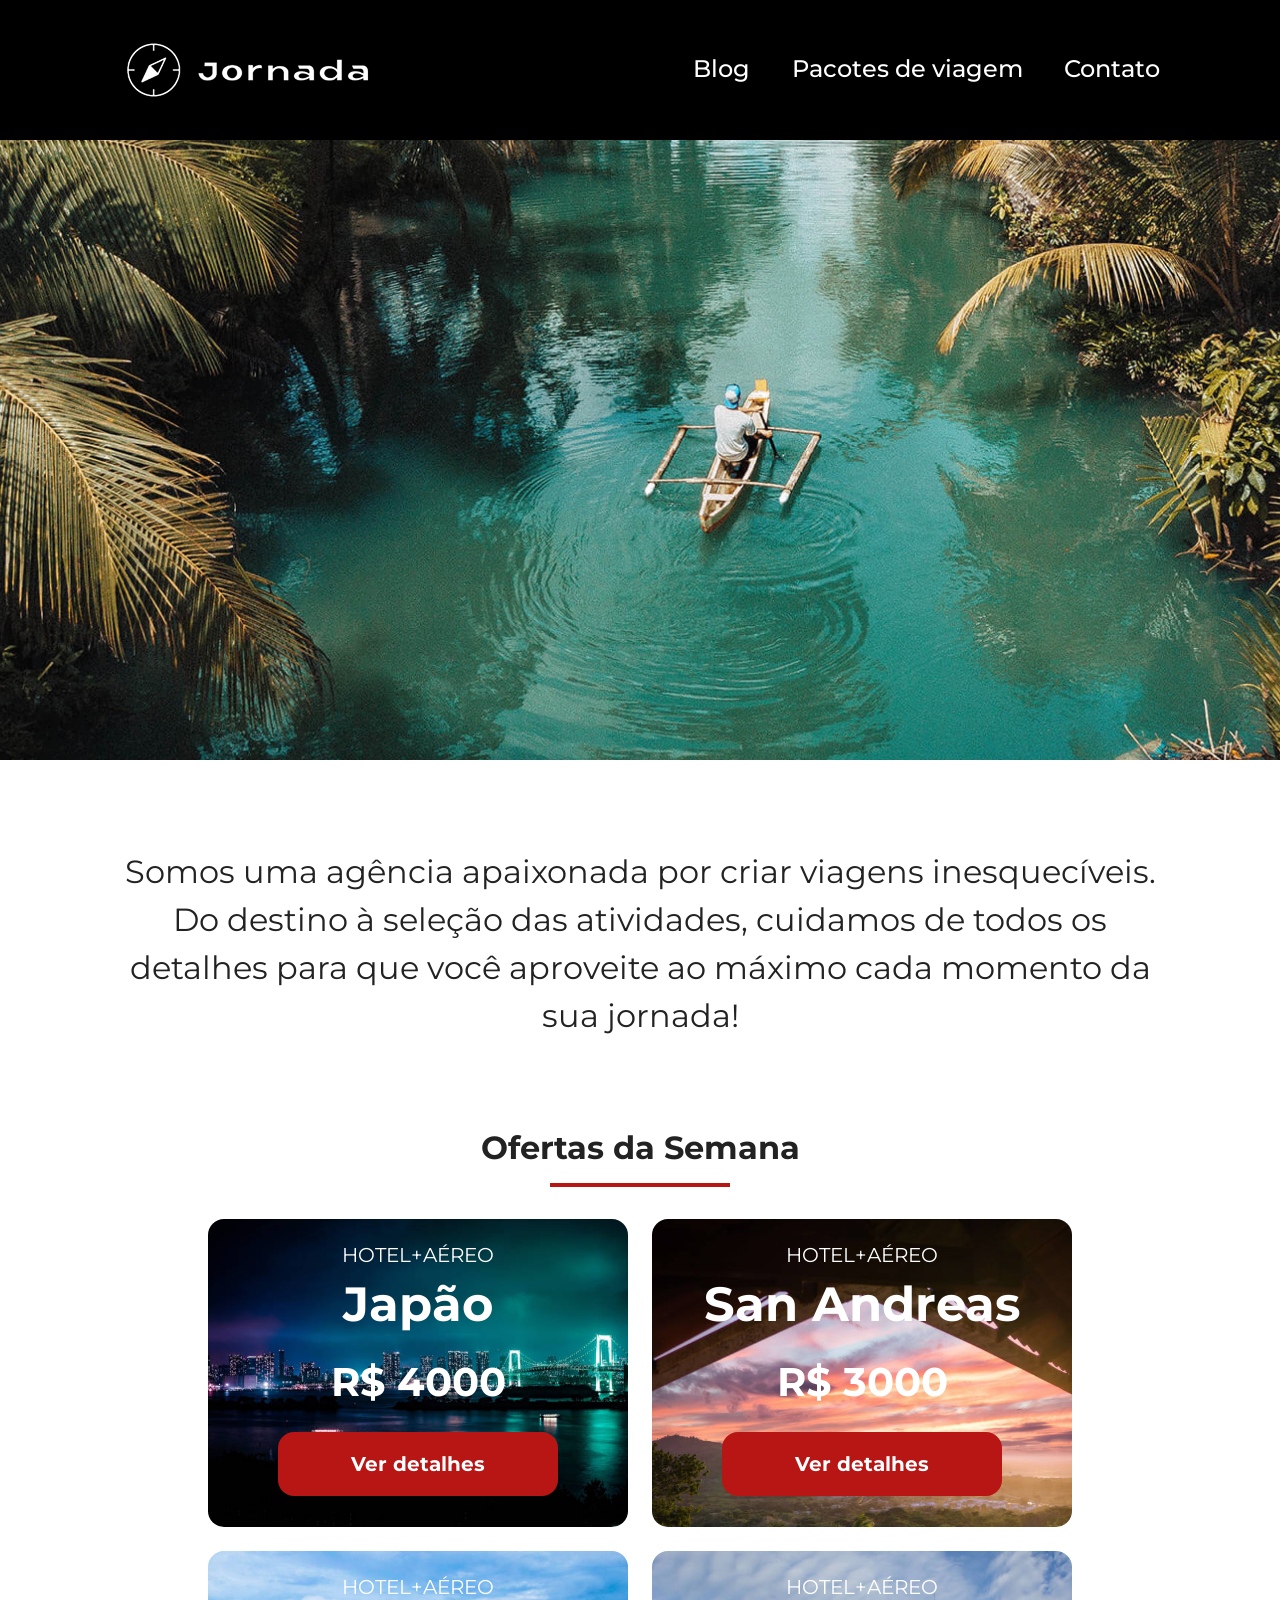
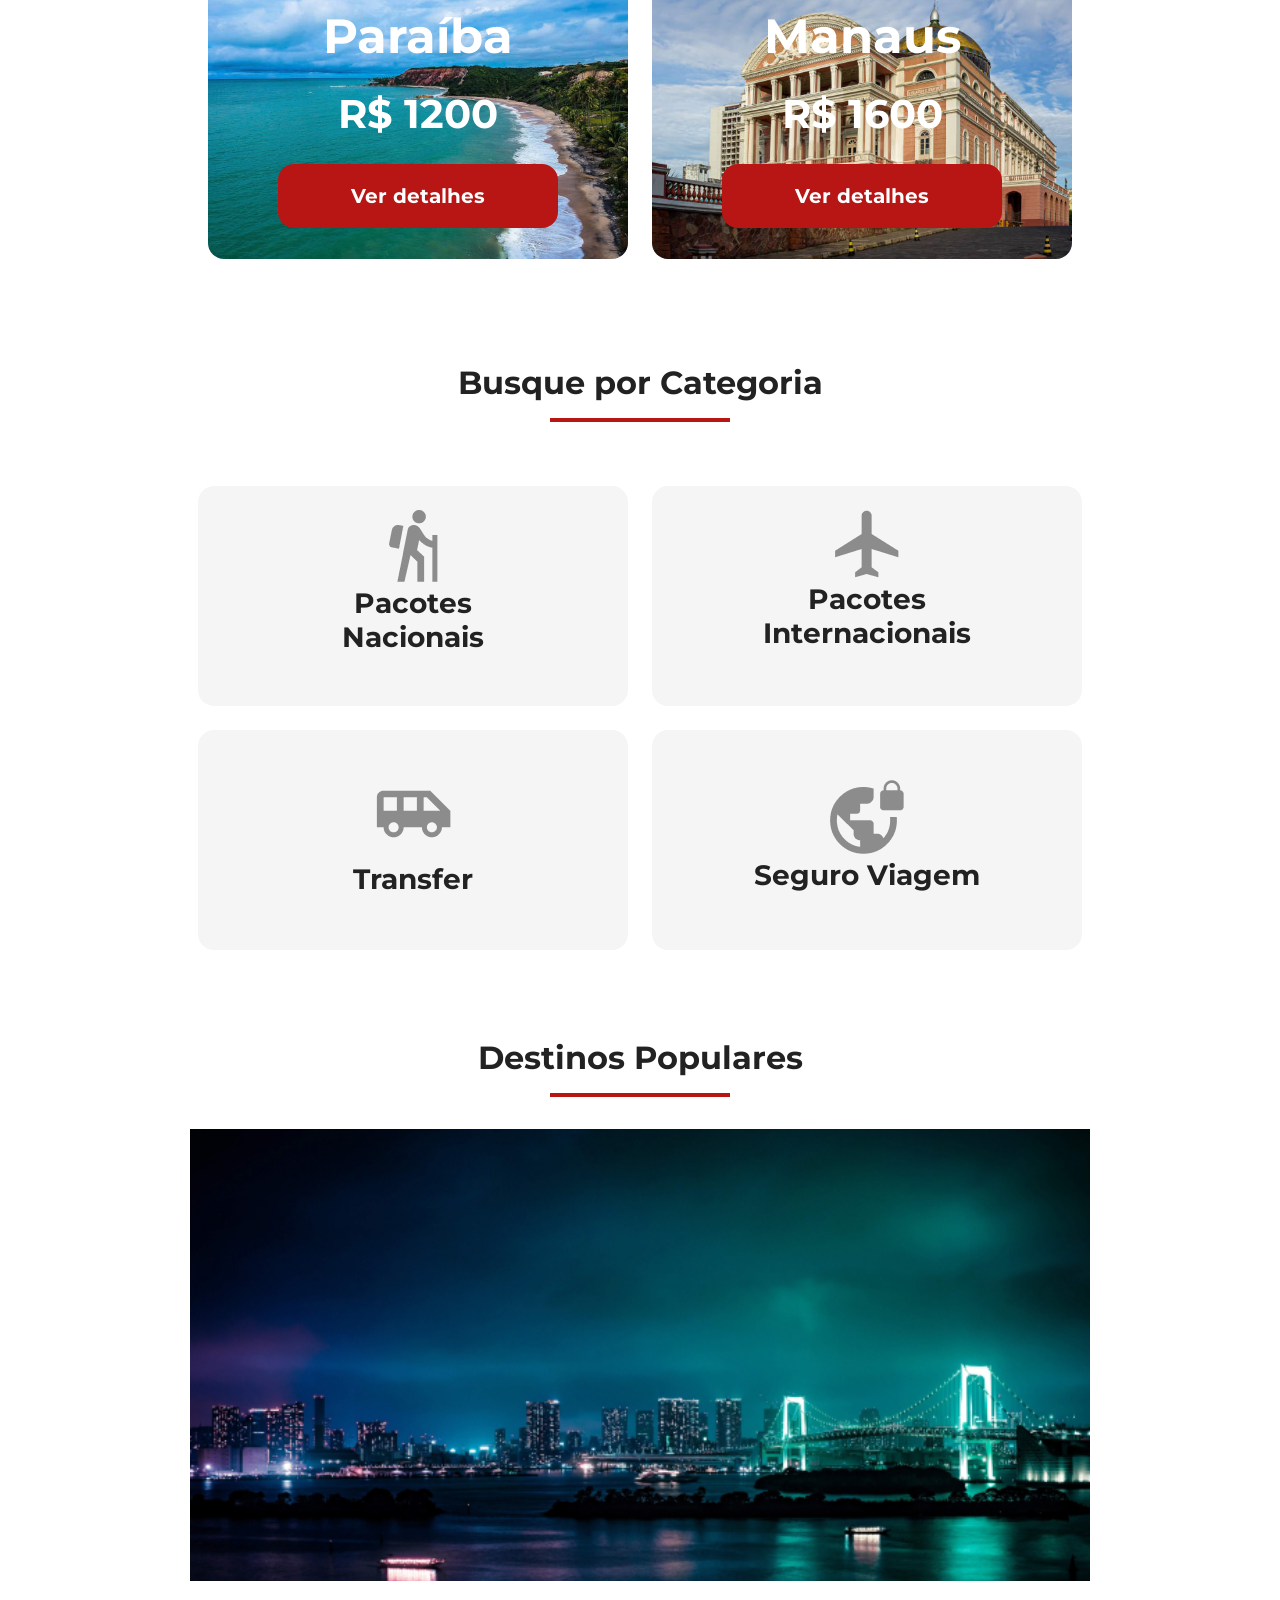
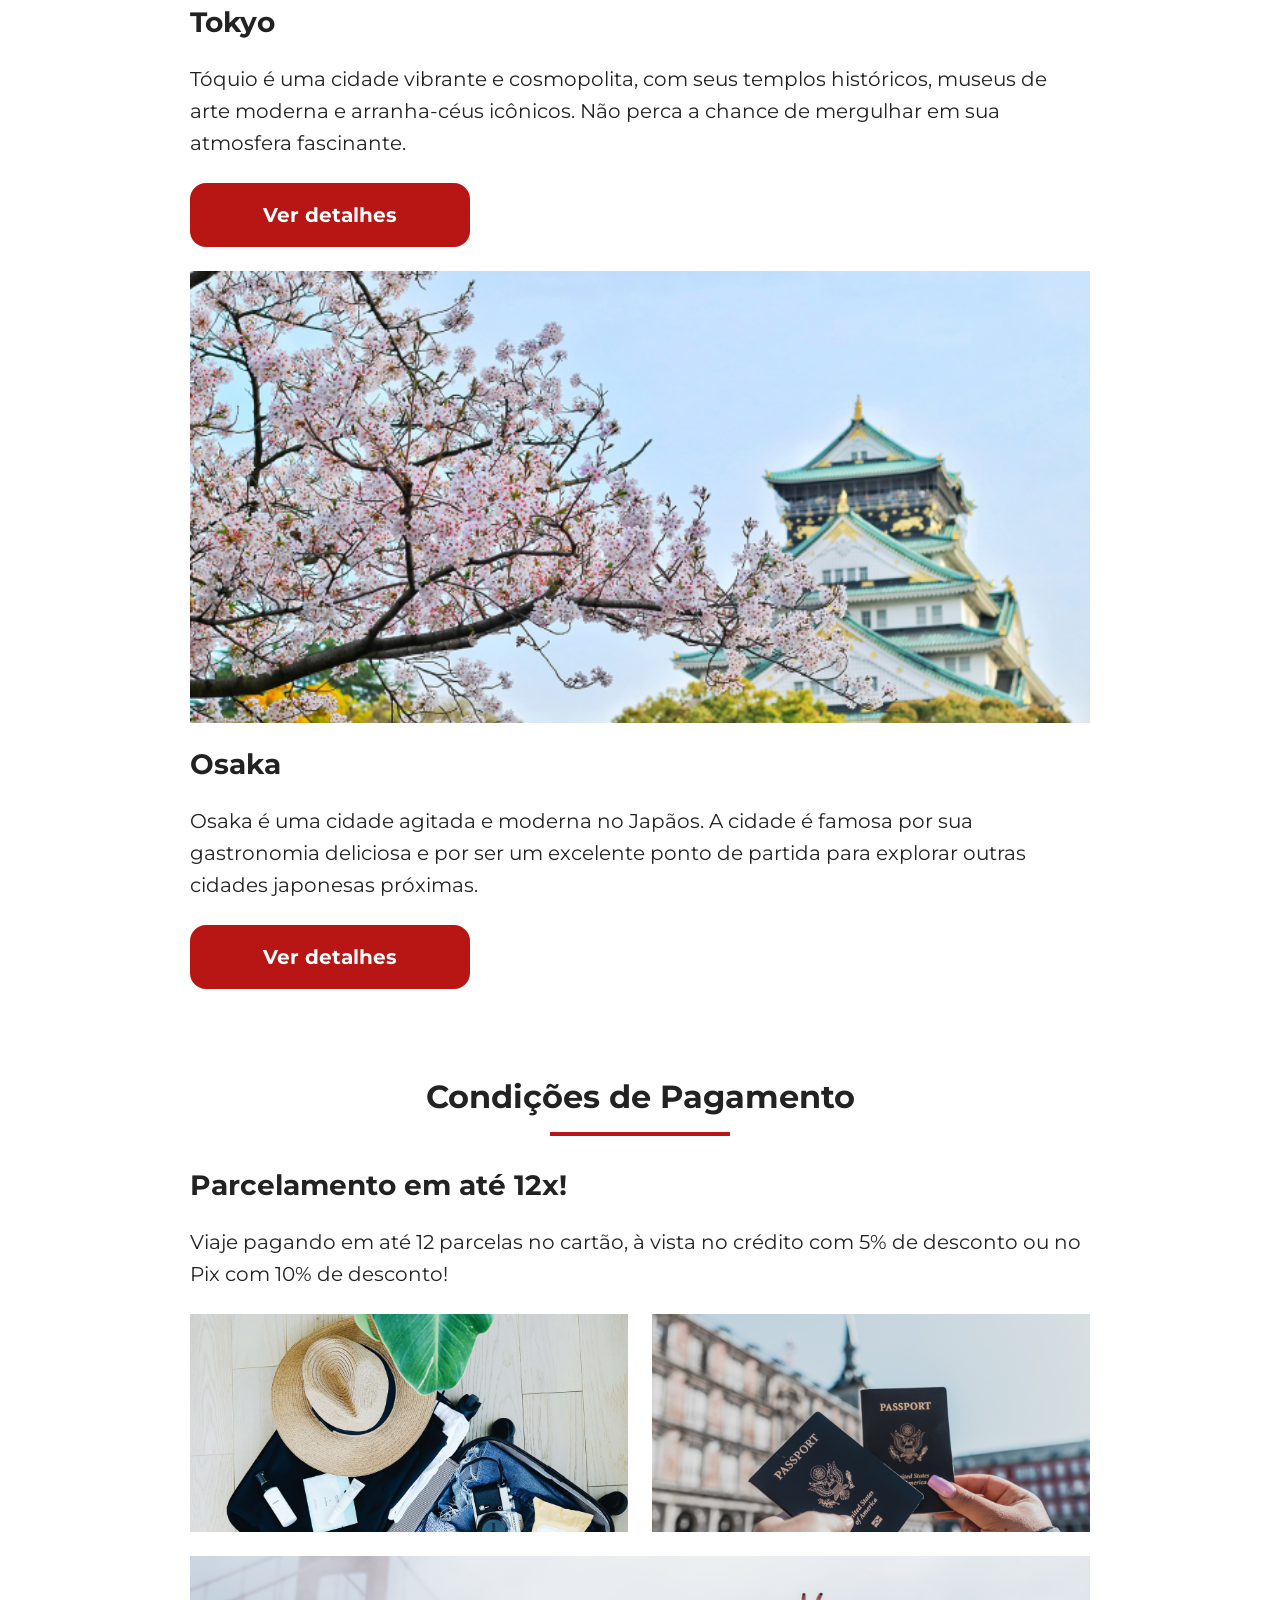
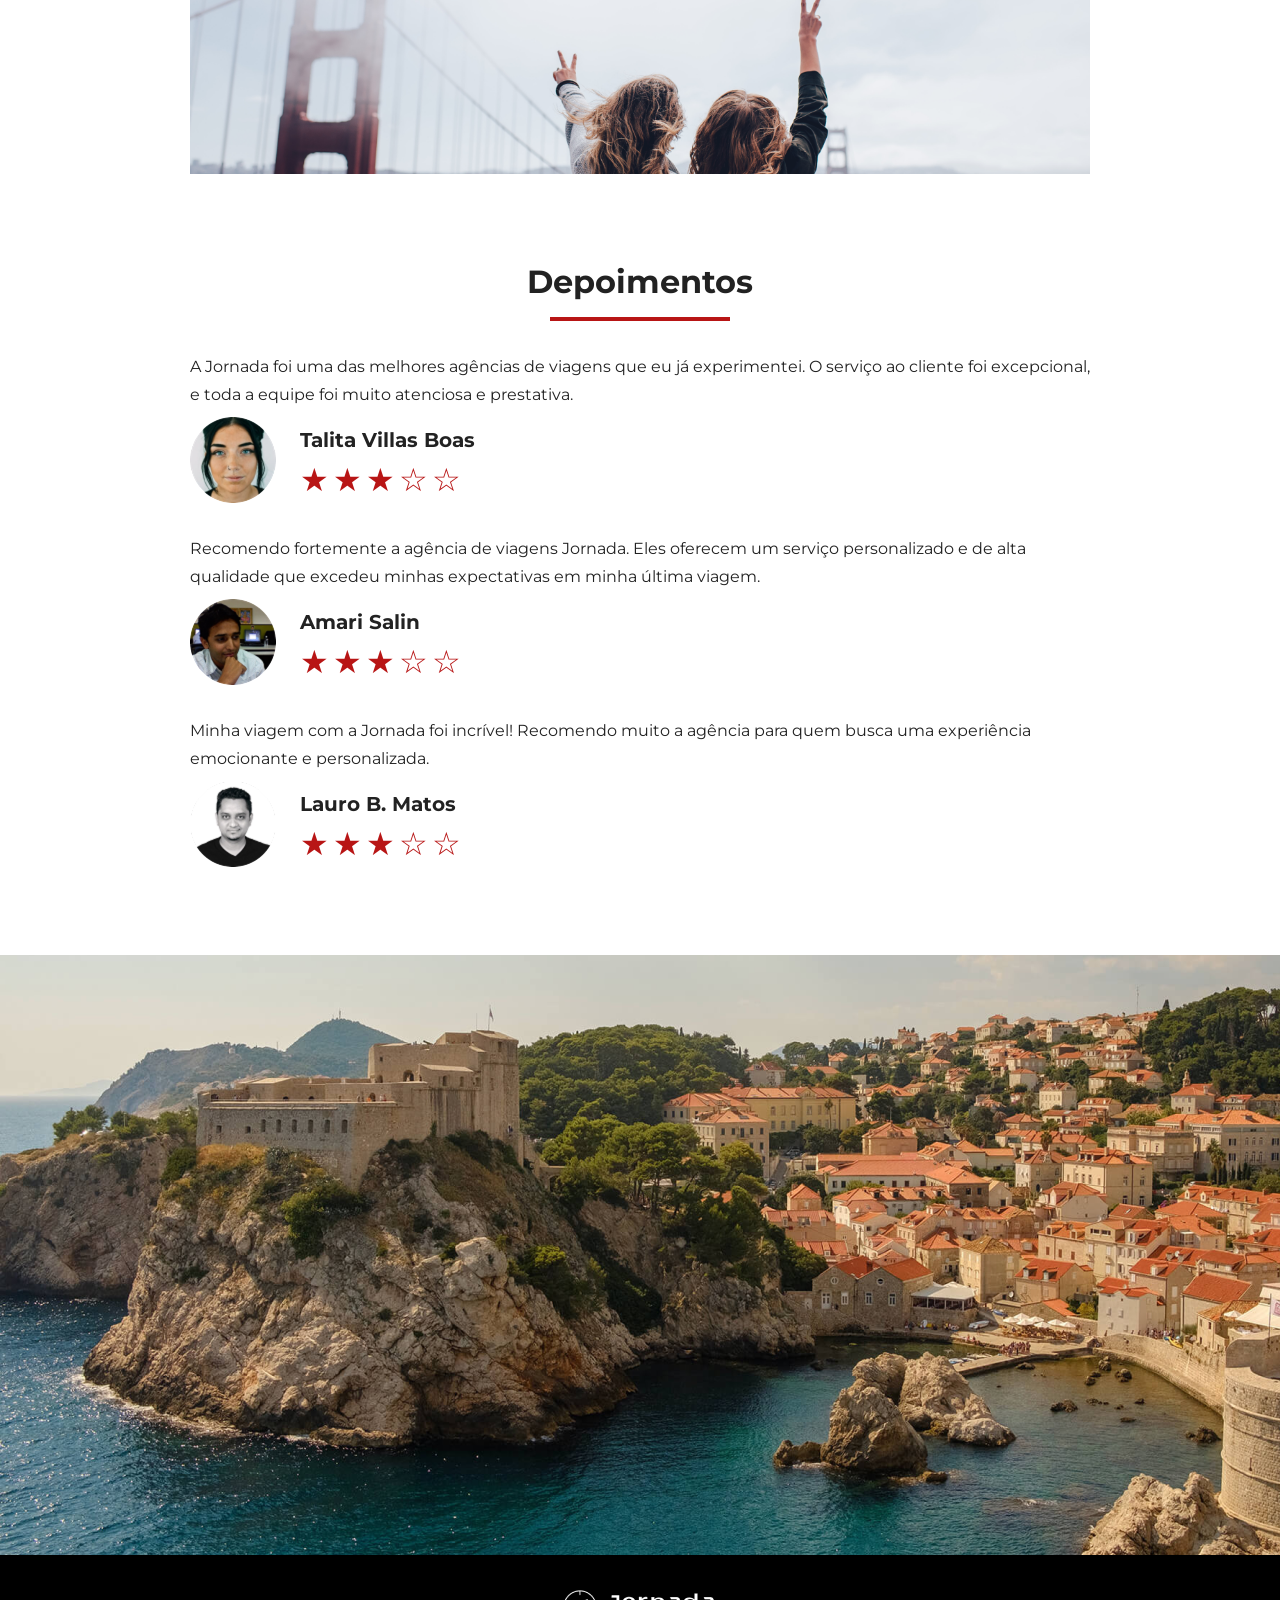
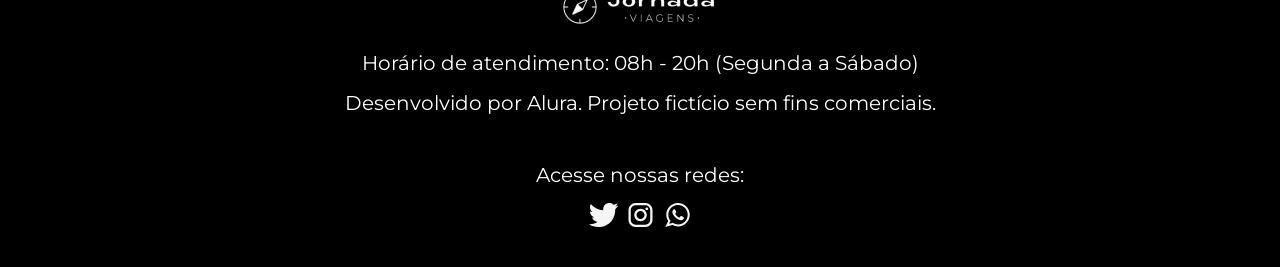
<file: index.html>
<!doctype html>
<html lang="pt-BR">
  <head>
    <meta charset="UTF-8" />
    <meta name="viewport" content="width=device-width, initial-scale=1.0" />
    <meta
      name="description"
      content="Jornada Viagens,uma agência apaixonada por criar viagens inesquecíveis"
    />

    <meta name="og:title" content="Jornada Viagens" />
    <meta
      name="og:description"
      content="Jornada Viagens,uma agência apaixonada por criar viagens inesquecíveis"
    />
    <meta
      name="og:image"
      content="https://isabellarufii.github.io/jornada-viagens/img/logo-footer.png"
    />
    <meta name="og:type" content="website" />
    <meta
      name="og:url"
      content="https://isabellaruffi.github.io/jornada-viagens/"
    />

    <link rel="icon" href="favico.svg" type="xml/svg" />
    <link rel="stylesheet" href="./css/style.css" />

    <title>Jornada Viagens</title>
  </head>
  <body>
    <header class="main-header">
      <a class="logo" href="index.html" title="voltar para a página inicial">
        <img
          class="img-mobile"
          src="img/bussola-jornada-branco.png"
          alt="Bussola do logo Jornada Viagens na cor branca"
        />
        <img
          class="img-desktop"
          src="img/bussola-texto-jornada-branco.png"
          alt="Logo Jornada Viagens na cor branca"
        />
      </a>
      <div class="navigation-menu">
        <label for="menu">
          <img src="img/menu.png" alt="menu" />
        </label>
        <input type="checkbox" id="menu" hidden />
        <nav>
          <ul class="list-links">
            <li>
              <a href="blog.html" target="_blank" title="Acessar Blog">Blog</a>
            </li>
            <li>
              <a
                href="pacotes-de-viagens.html"
                target="_blank"
                title="Acessar Pacotes de viagem"
                >Pacotes de viagem</a
              >
            </li>
            <li>
              <a href="contato.html" target="_blank" title="Acessar Contato"
                >Contato</a
              >
            </li>
          </ul>
        </nav>
      </div>
    </header>
    <section class="hero">
      <div class="hero-img"></div>
      <h2>
        Somos uma agência apaixonada por criar viagens inesquecíveis. Do destino
        à seleção das atividades, cuidamos de todos os detalhes para que você
        aproveite ao máximo cada momento da sua jornada!
      </h2>
    </section>
    <section class="offers">
      <div class="section-title">
        <h2>Ofertas da Semana</h2>
        <hr />
      </div>
      <div class="offers-cards">
        <article class="card japao">
          <header>
            <p>HOTEL+AÉREO</p>
            <h3>
              Japão <br />
              <span>R$ 4000</span>
            </h3>
          </header>
          <footer>
            <a href="#" class="button">Ver detalhes</a>
          </footer>
        </article>
        <article class="card san-andreas">
          <header>
            <p>HOTEL+AÉREO</p>
            <h3>
              San Andreas <br />
              <span>R$ 3000</span>
            </h3>
          </header>
          <footer>
            <a href="#" class="button">Ver detalhes</a>
          </footer>
        </article>
        <article class="card paraiba">
          <header>
            <p>HOTEL+AÉREO</p>
            <h3>
              Paraíba <br />
              <span>R$ 1200</span>
            </h3>
          </header>
          <footer>
            <a href="#" class="button">Ver detalhes</a>
          </footer>
        </article>
        <article class="card manaus">
          <header>
            <p>HOTEL+AÉREO</p>
            <h3>
              Manaus <br />
              <span>R$ 1600</span>
            </h3>
          </header>
          <footer>
            <a href="#" class="button">Ver detalhes</a>
          </footer>
        </article>
      </div>
    </section>
    <section class="categories">
      <div class="section-title">
        <h2>Busque por Categoria</h2>
        <hr />
      </div>
      <div class="categories-cards">
        <a
          class="card"
          href="#"
          target="_blank"
          title="Busque pela categoria Pacotes Nacionais"
        >
          <img
            src="img/icone-caminhada.png"
            alt="ícone cinza representando uma pessoa fazendo tracking"
          />
          <h3 class="content-title">
            Pacotes<br />
            Nacionais
          </h3>
        </a>

        <a
          class="card"
          href="#"
          target="_blank"
          title="Busque pela categoria Pacotes Internacionais"
        >
          <img
            src="img/icone-aviao.png"
            alt="ícone cinza representando um avião"
          />
          <h3 class="content-title">
            Pacotes <br />
            Internacionais
          </h3>
        </a>
        <a
          class="card single-line transfer"
          href="#"
          target="_blank"
          title="Busque pela categoria Transfer"
        >
          <img
            src="img/icone-onibus.png"
            alt="ícone cinza representando um ônibus"
          />
          <h3 class="content-title">Transfer</h3>
        </a>
        <a
          class="card single-line"
          href="#"
          target="_blank"
          title="Busque pela categoria Seguro Viagem"
        >
          <img
            src="img/icone-planeta.png"
            alt="ícone cinza representando o planeta terra com um cadeado"
          />
          <h3 class="content-title">Seguro Viagem</h3>
        </a>
      </div>
    </section>
    <section class="destinations">
      <div class="section-title">
        <h2>Destinos Populares</h2>
        <hr />
      </div>
      <div class="destination-items">
        <article class="item tokyo">
          <header>
            <div class="img-item"></div>
            <h3 class="content-title">Tokyo</h3>
          </header>
          <p class="content-text">
            Tóquio é uma cidade vibrante e cosmopolita, com seus templos
            históricos, museus de arte moderna e arranha-céus icônicos. Não
            perca a chance de mergulhar em sua atmosfera fascinante.
          </p>
          <footer>
            <a
              href="#"
              class="button"
              target="_blank"
              title="Veja mais detalhes do destino Tokyo"
              >Ver detalhes</a
            >
          </footer>
        </article>
        <article class="item osaka">
          <header>
            <div class="img-item"></div>
            <h3 class="content-title">Osaka</h3>
          </header>
          <p class="content-text">
            Osaka é uma cidade agitada e moderna no Japãos. A cidade é famosa
            por sua gastronomia deliciosa e por ser um excelente ponto de
            partida para explorar outras cidades japonesas próximas.
          </p>
          <footer>
            <a
              href="#"
              class="button"
              target="_blank"
              title="Veja mais detalhes do destino Osaka"
              >Ver detalhes</a
            >
          </footer>
        </article>
      </div>
    </section>
    <section class="payments">
      <div class="section-title">
        <h2>Condições de Pagamento</h2>
        <hr />
      </div>
      <div class="content-container">
        <div class="text-content">
          <h3 class="content-title">Parcelamento em até 12x!</h3>
          <p class="content-text">
            Viaje pagando em até 12 parcelas no cartão, à vista no crédito com
            5% de desconto ou no Pix com 10% de desconto!
          </p>
        </div>
        <div class="image-gallery">
          <div class="image first"></div>
          <div class="image second"></div>
          <div class="image thirdy colspan-2"></div>
        </div>
      </div>
    </section>
    <section class="testimonials">
      <div class="section-title">
        <h2>Depoimentos</h2>
        <hr />
      </div>
      <div class="testimonial-container">
        <article>
          <header>
            <p>
              A Jornada foi uma das melhores agências de viagens que eu já
              experimentei. O serviço ao cliente foi excepcional, e toda a
              equipe foi muito atenciosa e prestativa.
            </p>
          </header>
          <footer>
            <img
              src="img/avatar-talita.png"
              alt="imagem de perfil da cliente Talita Villas Boas"
            />
            <div class="profile-content">
              <h3>Talita Villas Boas</h3>
              <div class="rating">
                <span class="star">★</span>
                <span class="star">★</span>
                <span class="star">★</span>
                <span class="star">☆</span>
                <span class="star">☆</span>
              </div>
            </div>
          </footer>
        </article>
        <article>
          <header>
            <p>
              Recomendo fortemente a agência de viagens Jornada. Eles oferecem
              um serviço personalizado e de alta qualidade que excedeu minhas
              expectativas em minha última viagem.
            </p>
          </header>
          <footer>
            <img
              src="img/avatar-amari.png"
              alt="imagem de perfil do cliente Amari Salin"
            />
            <div class="profile-content">
              <h3>Amari Salin</h3>
              <div class="rating">
                <span class="star">★</span>
                <span class="star">★</span>
                <span class="star">★</span>
                <span class="star">☆</span>
                <span class="star">☆</span>
              </div>
            </div>
          </footer>
        </article>
        <article>
          <header>
            <p>
              Minha viagem com a Jornada foi incrível! Recomendo muito a agência
              para quem busca uma experiência emocionante e personalizada.
            </p>
          </header>
          <footer>
            <img
              src="img/avatar-lauro.png"
              alt="imagem de perfil do cliente Lauro B. Matos"
            />
            <div class="profile-content">
              <h3>Lauro B. Matos</h3>
              <div class="rating">
                <span class="star">★</span>
                <span class="star">★</span>
                <span class="star">★</span>
                <span class="star">☆</span>
                <span class="star">☆</span>
              </div>
            </div>
          </footer>
        </article>
      </div>
    </section>
    <section class="bottom-hero">
      <div class="hero-img"></div>
    </section>
    <footer class="main-footer">
      <div class="footer-content">
        <img src="img/logo-footer.png" alt="logo completo Jornada Viagens" />
        <p>Horário de atendimento: 08h - 20h (Segunda a Sábado)</p>
        <p>Desenvolvido por Alura. Projeto fictício sem fins comerciais.</p>
      </div>
      <div class="footer-social">
        <p>Acesse nossas redes:</p>

        <a href="#" target="_blank" title="Acesse o Twitter do Jornada Viagens"
          ><img
            src="img/icone-twitter.svg"
            alt="icone do Twitter na cor branca"
        /></a>

        <a
          href="#"
          target="_blank"
          title="Acesse o Instagram do Jornada Viagens"
          ><img
            src="img/icone-instagram.svg"
            alt="icone do Instagram na cor branca"
        /></a>

        <a href="#" target="_blank" title="Entre em contato através do whatsapp"
          ><img
            src="img/icone-whatsapp.svg"
            alt="icone do whatsapp na cor branca"
        /></a>
      </div>
    </footer>
  </body>
</html>
</file>
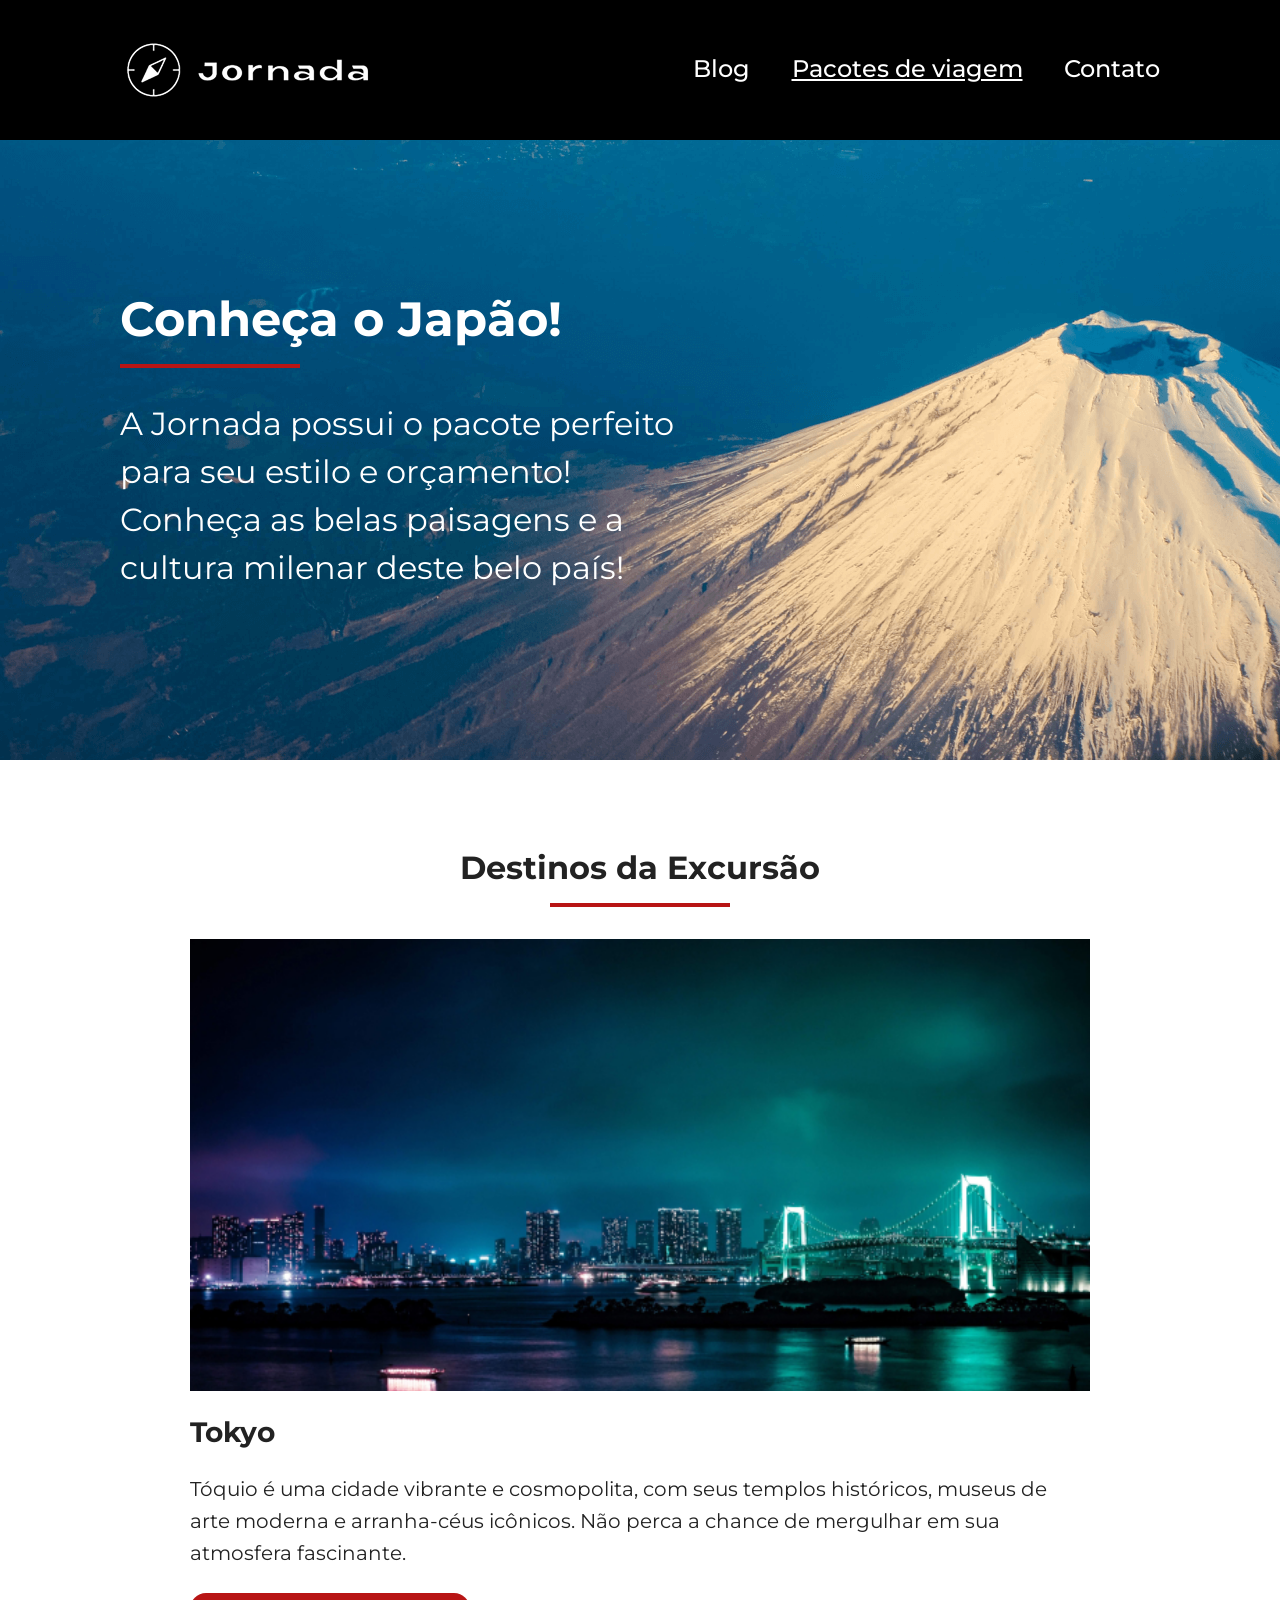
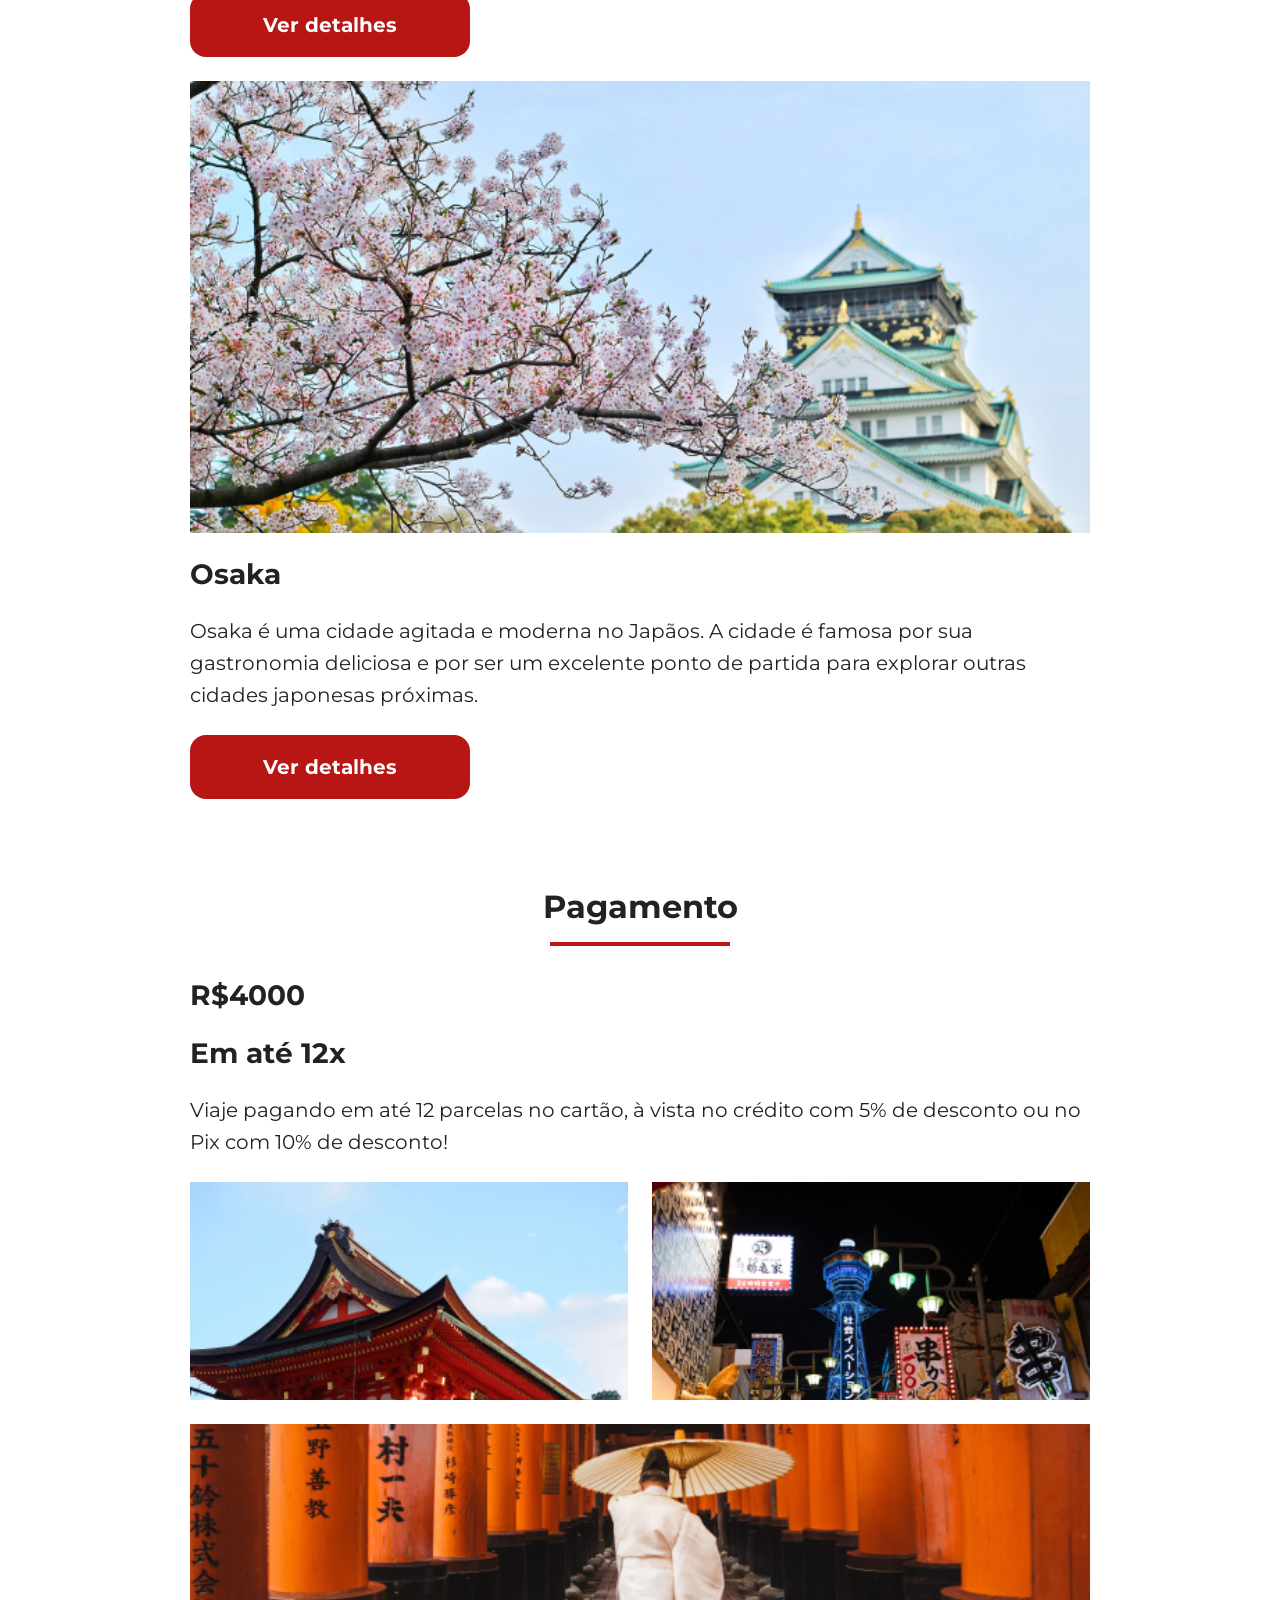
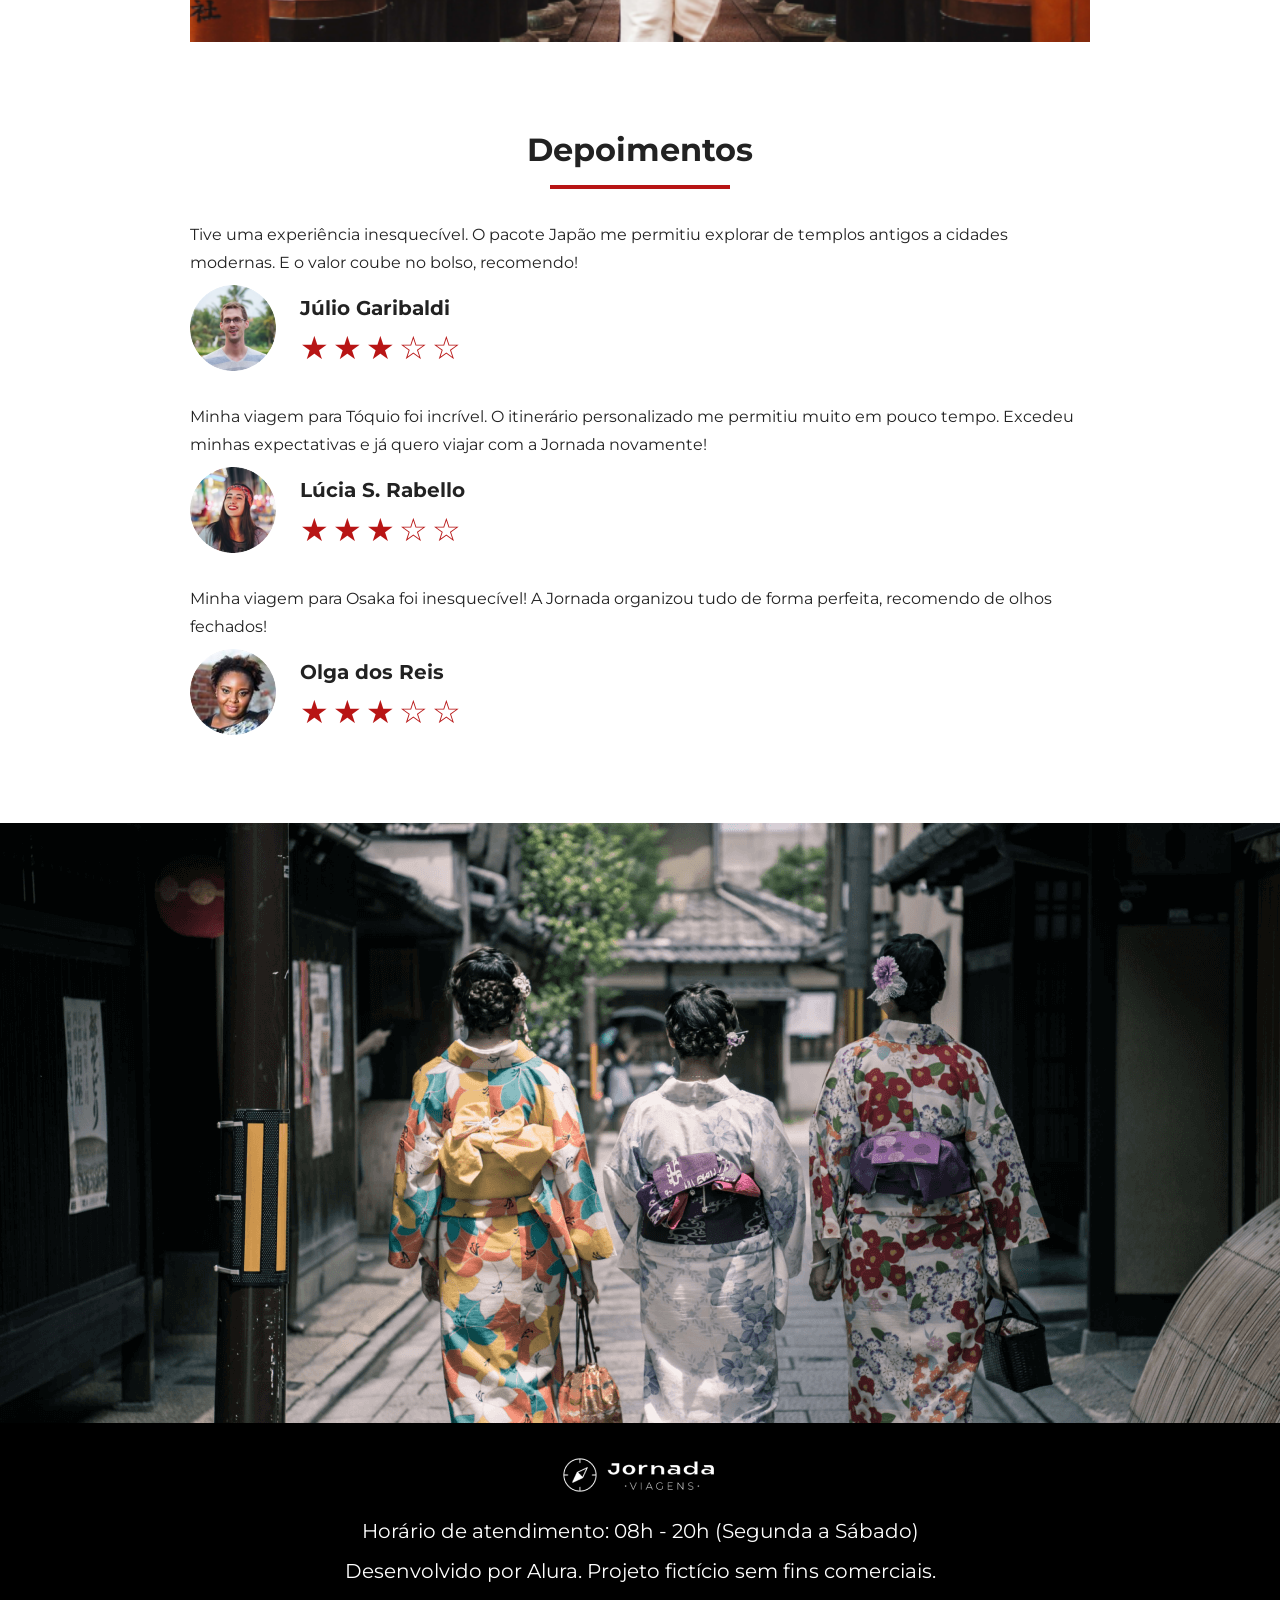
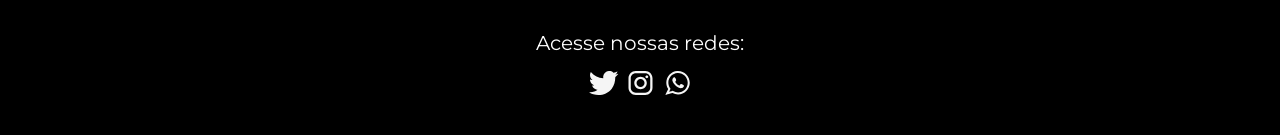
<file: pacotes-de-viagens.html>
<!doctype html>
<html lang="pt-BR">
  <head>
    <meta charset="UTF-8" />
    <meta name="viewport" content="width=device-width, initial-scale=1.0" />
    <meta
      name="description"
      content="Jornada Viagens,uma agência apaixonada por criar viagens inesquecíveis"
    />

    <meta name="og:title" content="Jornada Viagens" />
    <meta
      name="og:description"
      content="Jornada Viagens,uma agência apaixonada por criar viagens inesquecíveis"
    />
    <meta
      name="og:image"
      content="https://isabellarufii.github.io/jornada-viagens/img/logo-footer.png"
    />
    <meta name="og:type" content="website" />
    <meta
      name="og:url"
      content="https://isabellaruffi.github.io/jornada-viagens/"
    />

    <link rel="icon" href="favico.svg" type="xml/svg" />
    <link rel="stylesheet" href="./css/style.css" />

    <title>Jornada Viagens</title>
  </head>
  <body>
    <header class="main-header">
      <a class="logo" href="index.html" title="voltar para a página inicial">
        <img
          class="img-mobile"
          src="img/bussola-jornada-branco.png"
          alt="Bussola do logo Jornada Viagens na cor branca"
        />
        <img
          class="img-desktop"
          src="img/bussola-texto-jornada-branco.png"
          alt="Logo Jornada Viagens na cor branca"
        />
      </a>
      <div class="navigation-menu">
        <label for="menu">
          <img src="img/menu.png" alt="menu" />
        </label>
        <input type="checkbox" id="menu" hidden />
        <nav>
          <ul class="list-links">
            <li>
              <a href="blog.html" target="_blank" title="Acessar Blog">Blog</a>
            </li>
            <li>
              <a
                class="active"
                href="pacotes-de-viagens.html"
                target="_blank"
                title="Acessar Pacotes de viagem"
                >Pacotes de viagem</a
              >
            </li>
            <li>
              <a href="contato.html" target="_blank" title="Acessar Contato"
                >Contato</a
              >
            </li>
          </ul>
        </nav>
      </div>
    </header>
    <section class="travel-packages hero">
      <div class="hero-img">
        <div class="hero-content">
          <h1>Conheça o Japão!</h1>
          <hr />
          <p>
            A Jornada possui o pacote perfeito para seu estilo e orçamento!
            Conheça as belas paisagens e a cultura milenar deste belo país!
          </p>
        </div>
      </div>
    </section>

    <section class="travel-packages destinations">
      <div class="section-title">
        <h2>Destinos da Excursão</h2>
        <hr />
      </div>
      <div class="destination-items">
        <article class="item tokyo">
          <header>
            <div class="img-item"></div>
            <h3 class="content-title">Tokyo</h3>
          </header>
          <p class="content-text">
            Tóquio é uma cidade vibrante e cosmopolita, com seus templos
            históricos, museus de arte moderna e arranha-céus icônicos. Não
            perca a chance de mergulhar em sua atmosfera fascinante.
          </p>
          <footer>
            <a
              href="#"
              class="button"
              target="_blank"
              title="Veja mais detalhes do destino Tokyo"
              >Ver detalhes</a
            >
          </footer>
        </article>
        <article class="item osaka">
          <header>
            <div class="img-item"></div>
            <h3 class="content-title">Osaka</h3>
          </header>
          <p class="content-text">
            Osaka é uma cidade agitada e moderna no Japãos. A cidade é famosa
            por sua gastronomia deliciosa e por ser um excelente ponto de
            partida para explorar outras cidades japonesas próximas.
          </p>
          <footer>
            <a
              href="#"
              class="button"
              target="_blank"
              title="Veja mais detalhes do destino Osaka"
              >Ver detalhes</a
            >
          </footer>
        </article>
      </div>
    </section>
    <section class="travel-packages payments">
      <div class="section-title">
        <h2>Pagamento</h2>
        <hr />
      </div>
      <div class="content-container">
        <div class="text-content">
          <h3 class="content-title">R$4000</h3>
          <h3 class="content-title">Em até 12x</h3>

          <p class="content-text">
            Viaje pagando em até 12 parcelas no cartão, à vista no crédito com
            5% de desconto ou no Pix com 10% de desconto!
          </p>
        </div>
        <div class="image-gallery">
          <div class="image first"></div>
          <div class="image second"></div>
          <div class="image thirdy colspan-2"></div>
        </div>
      </div>
    </section>
    <section class="testimonials">
      <div class="section-title">
        <h2>Depoimentos</h2>
        <hr />
      </div>
      <div class="testimonial-container">
        <article>
          <header>
            <p>
              Tive uma experiência inesquecível. O pacote Japão me permitiu
              explorar de templos antigos a cidades modernas. E o valor coube no
              bolso, recomendo!
            </p>
          </header>
          <footer>
            <img
              src="img/travel-packages/avatar-julio.png"
              alt="imagem de perfil do cliente Júlio Garibaldi"
            />
            <div class="profile-content">
              <h3>Júlio Garibaldi</h3>
              <div class="rating">
                <span class="star">★</span>
                <span class="star">★</span>
                <span class="star">★</span>
                <span class="star">☆</span>
                <span class="star">☆</span>
              </div>
            </div>
          </footer>
        </article>
        <article>
          <header>
            <p>
              Minha viagem para Tóquio foi incrível. O itinerário personalizado
              me permitiu muito em pouco tempo. Excedeu minhas expectativas e já
              quero viajar com a Jornada novamente!
            </p>
          </header>
          <footer>
            <img
              src="img/travel-packages/avatar-lucia.png"
              alt="imagem de perfil da cliente Lúcia S. Rabello"
            />
            <div class="profile-content">
              <h3>Lúcia S. Rabello</h3>
              <div class="rating">
                <span class="star">★</span>
                <span class="star">★</span>
                <span class="star">★</span>
                <span class="star">☆</span>
                <span class="star">☆</span>
              </div>
            </div>
          </footer>
        </article>
        <article>
          <header>
            <p>
              Minha viagem para Osaka foi inesquecível! A Jornada organizou tudo
              de forma perfeita, recomendo de olhos fechados!
            </p>
          </header>
          <footer>
            <img
              src="img/travel-packages/avatar-olga.png"
              alt="imagem de perfil da cliente Olga dos Reis"
            />
            <div class="profile-content">
              <h3>Olga dos Reis</h3>
              <div class="rating">
                <span class="star">★</span>
                <span class="star">★</span>
                <span class="star">★</span>
                <span class="star">☆</span>
                <span class="star">☆</span>
              </div>
            </div>
          </footer>
        </article>
      </div>
    </section>
    <section class="travel-packages bottom-hero">
      <div class="hero-img"></div>
    </section>
    <footer class="main-footer">
      <div class="footer-content">
        <img src="img/logo-footer.png" alt="logo completo Jornada Viagens" />
        <p>Horário de atendimento: 08h - 20h (Segunda a Sábado)</p>
        <p>Desenvolvido por Alura. Projeto fictício sem fins comerciais.</p>
      </div>
      <div class="footer-social">
        <p>Acesse nossas redes:</p>

        <a href="#" target="_blank" title="Acesse o Twitter do Jornada Viagens"
          ><img
            src="img/icone-twitter.svg"
            alt="icone do Twitter na cor branca"
        /></a>

        <a
          href="#"
          target="_blank"
          title="Acesse o Instagram do Jornada Viagens"
          ><img
            src="img/icone-instagram.svg"
            alt="icone do Instagram na cor branca"
        /></a>

        <a href="#" target="_blank" title="Entre em contato através do whatsapp"
          ><img
            src="img/icone-whatsapp.svg"
            alt="icone do whatsapp na cor branca"
        /></a>
      </div>
    </footer>
  </body>
</html>
</file>
<file: css/style.css>
@import url(global.css);
@import url(header.css);
@import url(hero.css);
@import url(offers.css);
@import url(categories.css);
@import url(destinations.css);
@import url(payments.css);
@import url(testimonials.css);
@import url(footer.css);
</file>
